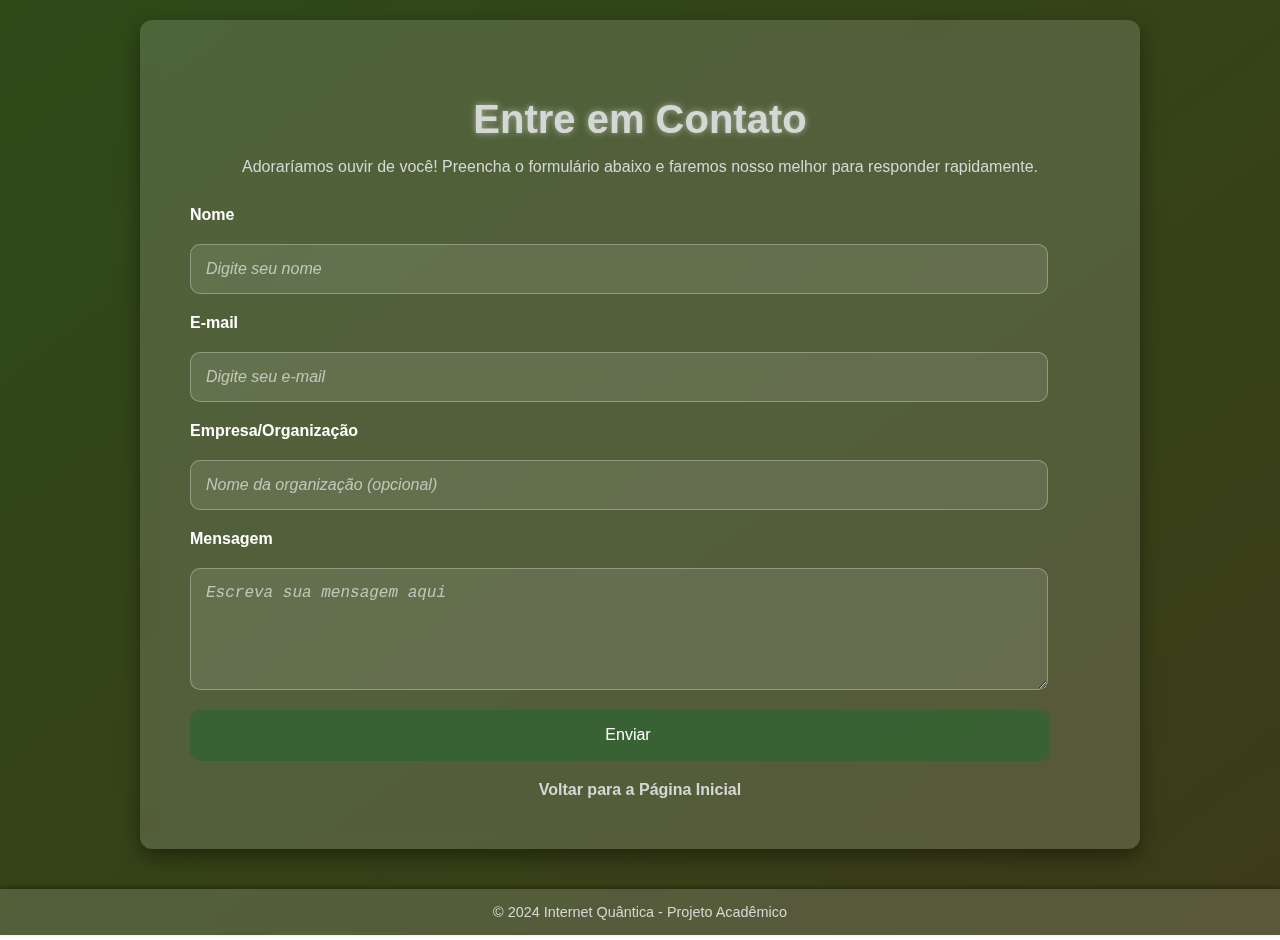
<file: Contatos.html>
<!DOCTYPE html>
<html lang="pt-BR">
  <head>
    <meta charset="UTF-8" />
    <meta name="viewport" content="width=device-width, initial-scale=1.0" />
    <title>Contato - Internet Quântica</title>
    <link rel="stylesheet" href="style3.css" />
    <link rel="shortcut icon" href="IMG/logo.png" type="image/x-icon">
    <script>
      document.addEventListener("DOMContentLoaded", () => {
        const form = document.querySelector(".contact-form");
        form.addEventListener("submit", (event) => {
          event.preventDefault(); // Impede o envio padrão do formulário
          
          // Exibe mensagem de sucesso
          const successMessage = document.createElement("p");
          successMessage.textContent = "Sua mensagem foi enviada com sucesso!";
          successMessage.classList.add("success-message");
          form.parentElement.insertBefore(successMessage, form);

          // Limpa os campos do formulário
          form.reset();

          // Remove a mensagem após alguns segundos
          setTimeout(() => {
            successMessage.remove();
          }, 3000);
        });
      });
    </script>
    <style>
      /* Estilo para a mensagem de sucesso */
      .success-message {
        margin-top: 20px;
        padding: 10px;
        background-color: #165224;
        color: #d7dfd9;
        border: 1px solid #c3e6cb;
        border-radius: 5px;
        text-align: center;
        font-size: 1.3rem;
      }
    </style>

  </head>
  <body>
    <main>
      <div class="contact-wrapper">
        <header class="contact-header">
          <h1>Entre em Contato</h1>
          <p>
            Adoraríamos ouvir de você! Preencha o formulário abaixo e faremos
            nosso melhor para responder rapidamente.
          </p>
        </header>

        <form class="contact-form" action="enviar.php" method="post">
          <label for="nome">Nome</label>
          <input
            type="text"
            id="nome"
            name="nome"
            placeholder="Digite seu nome"
            required
          />

          <label for="email">E-mail</label>
          <input
            type="email"
            id="email"
            name="email"
            placeholder="Digite seu e-mail"
            required
          />

          <label for="empresa">Empresa/Organização</label>
          <input
            type="text"
            id="empresa"
            name="empresa"
            placeholder="Nome da organização (opcional)"
          />

          <label class="mensagem" for="mensagem">Mensagem</label>
          <textarea
            id="mensagem"
            name="mensagem"
            rows="5"
            placeholder="Escreva sua mensagem aqui"
            required
          ></textarea>

          <button type="submit">ㅤ  Enviar</button>
        </form>

        <div class="back-home">
          <a href="Inicio.html">Voltar para a Página Inicial</a>
        </div>
      </div>
    </main>
    <footer>&copy; 2024 Internet Quântica - Projeto Acadêmico</footer>
  </body>
</html>
</file>
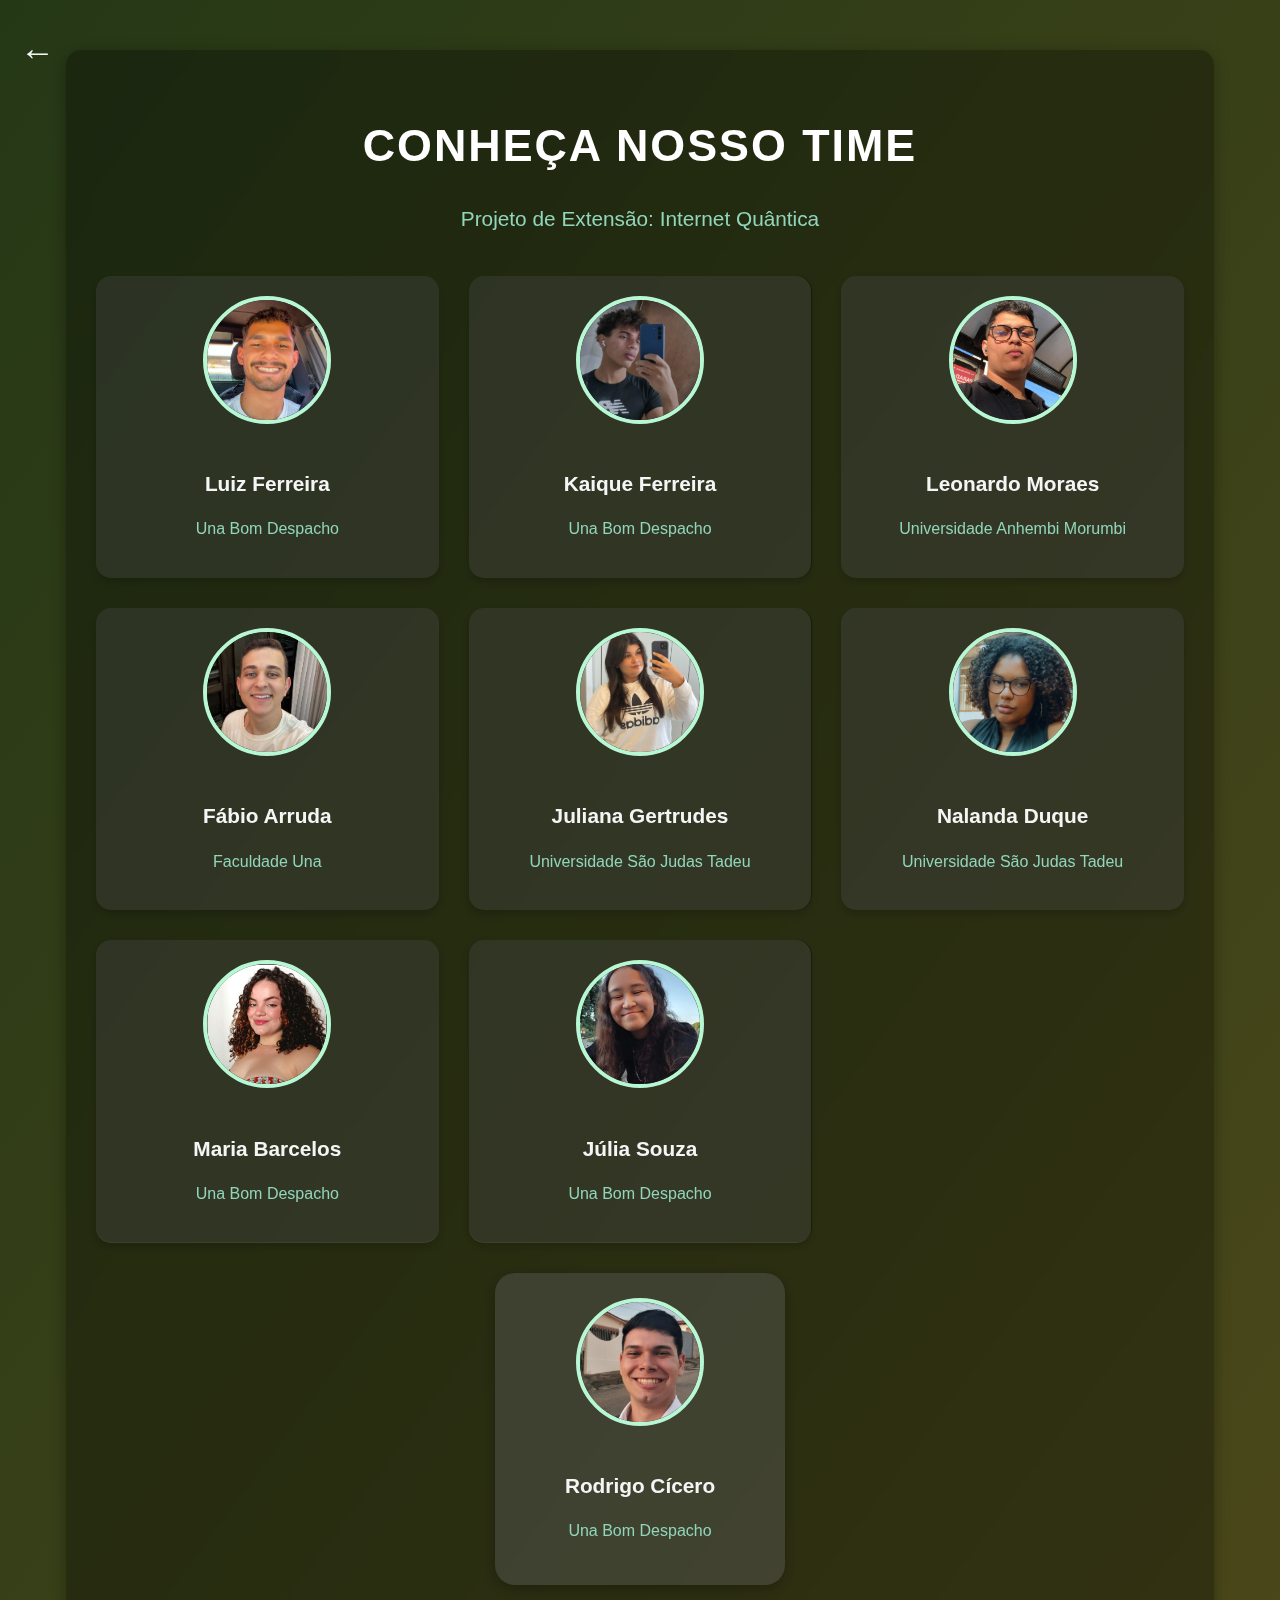
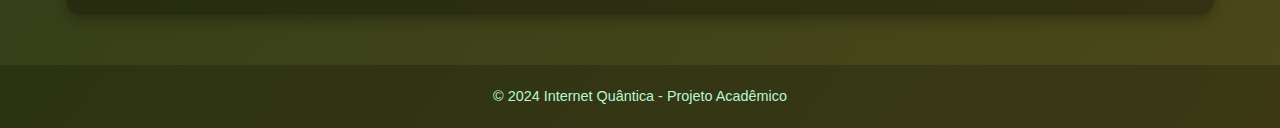
<file: Equipe.html>
<!DOCTYPE html>
<html lang="pt-BR">
  <head>
    <meta charset="UTF-8" />
    <meta name="viewport" content="width=device-width, initial-scale=1.0" />
    <title>Equipe - Internet Quântica</title>
    <link rel="stylesheet" href="style4.css" />
    <link rel="shortcut icon" href="IMG/logo.png" type="image/x-icon">
  
  </head>
  <body>
    <a href="Inicio.html" class="voltar"><span class="seta">←</span></a>

    <!-- Conteúdo Principal -->
    <main class="main-content">
      <article id="equipe">
        <header>
          <h1 class="titulo">Conheça Nosso Time</h1>
          <p class="instituicao">Projeto de Extensão: Internet Quântica</p>
        </header>

        <section class="team">
          <!-- Cada membro da equipe -->
          <div class="team-member">
            <img src="IMG/Luiz.jpg" alt="Membro 1" class="team-img" />
            <p class="name">Luiz Ferreira</p>
            <p class="role">Una Bom Despacho</p>
          </div>
          <div class="team-member">
            <img src="IMG/Kaique.jpg" alt="Membro 2" class="team-img" />
            <p class="name">Kaique Ferreira</p>
            <p class="role">Una Bom Despacho</p>
          </div>
          <div class="team-member">
            <img src="IMG/Leonardo.jpg" alt="Membro 3" class="team-img" />
            <p class="name">Leonardo Moraes</p>
            <p class="role">Universidade Anhembi Morumbi</p>
          </div>
          <div class="team-member">
            <img src="IMG/Fabio.jpg" alt="Membro 4" class="team-img" />
            <p class="name">Fábio Arruda</p>
            <p class="role">Faculdade Una</p>
          </div>
          <div class="team-member">
            <img src="IMG/Juliana.jpg" alt="Membro 5" class="team-img" />
            <p class="name">Juliana Gertrudes</p>
            <p class="role">Universidade São Judas Tadeu</p>
          </div>
          <div class="team-member">
            <img src="IMG/Nalanda.jpg" alt="Membro 6" class="team-img" />
            <p class="name">Nalanda Duque</p>
            <p class="role">Universidade São Judas Tadeu</p>
          </div>
          <div class="team-member">
            <img src="IMG/Maria.png" alt="Membro 7" class="team-img" />
            <p class="name">Maria Barcelos</p>
            <p class="role">Una Bom Despacho</p>
          </div>
          <div class="team-member">
            <img src="IMG/Julia.jpg" alt="Membro 8" class="team-img" />
            <p class="name">Júlia Souza</p>
            <p class="role">Una Bom Despacho</p>
          </div>
          <div class="team-memberU">
            <img src="IMG/Rodrigo.jpg" alt="Membro 9" class="team-img" />
            <p class="name">Rodrigo Cícero</p>
            <p class="role">Una Bom Despacho</p>
          </div>
        </section>
      </article>
    </main>

    <!-- Rodapé -->
    <footer>
      &copy; 2024 Internet Quântica - Projeto Acadêmico
    </footer>
  </body>
</html>
</file>
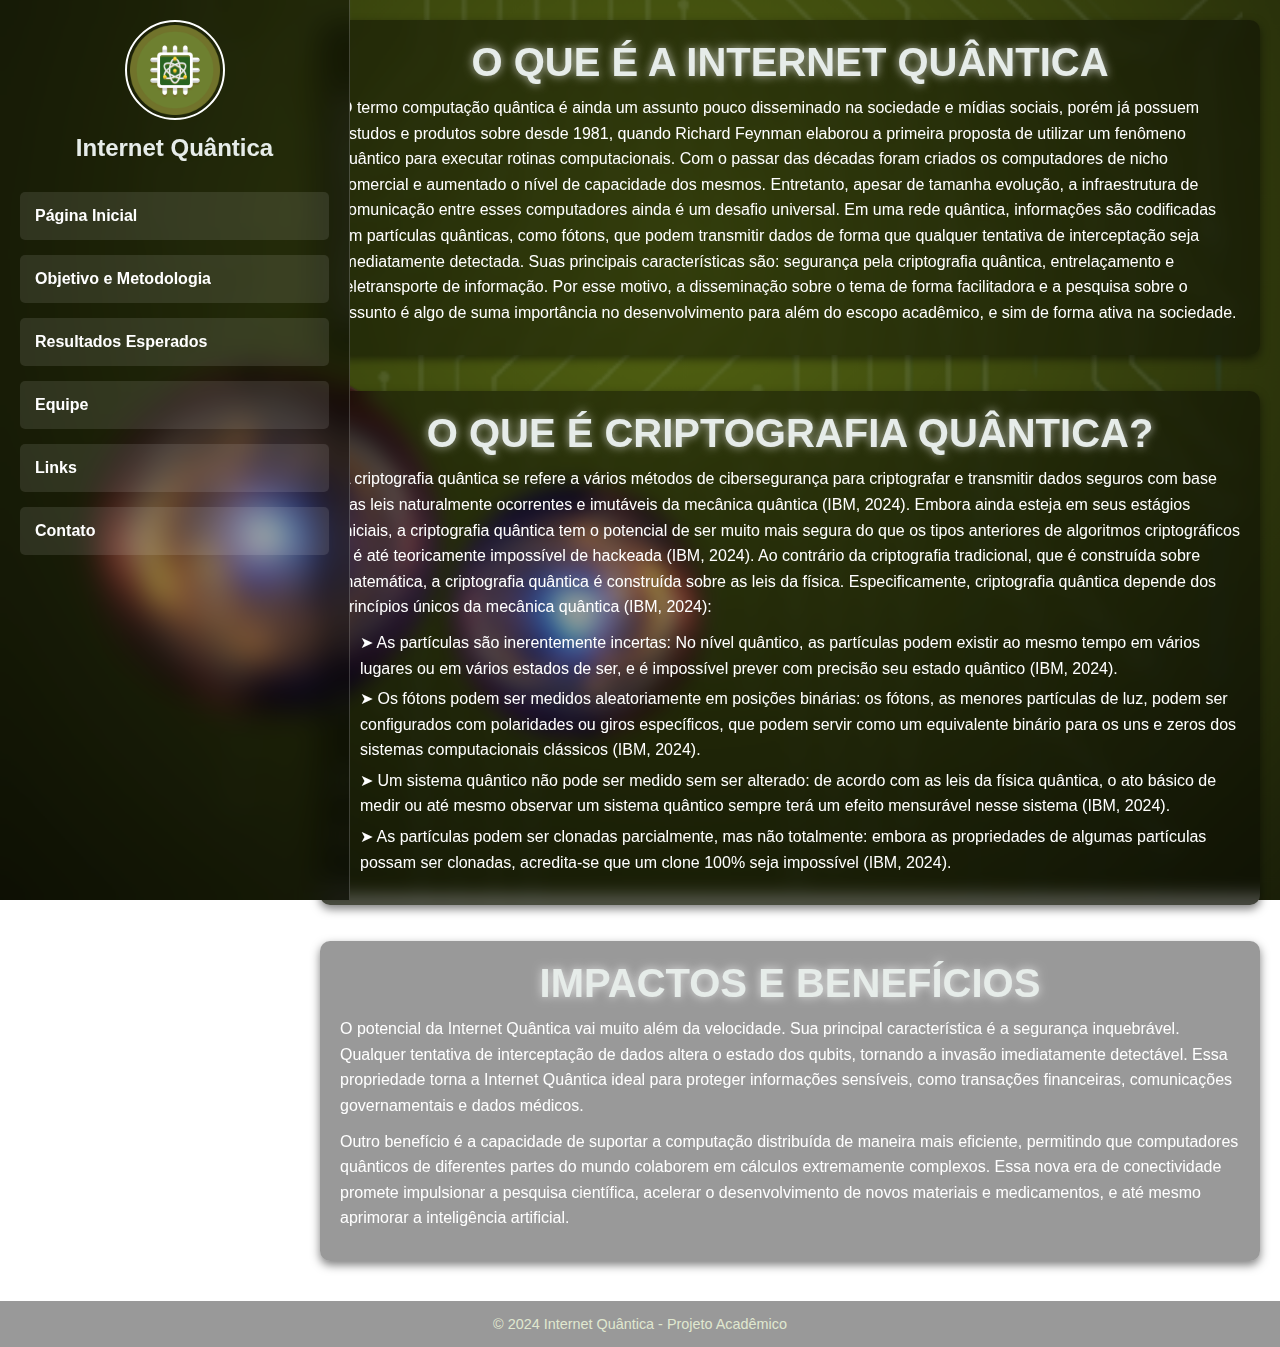
<file: Inicio.html>
<!DOCTYPE html>
<html lang="pt-BR">
  <head>
    <meta charset="UTF-8" />
    <meta name="viewport" content="width=device-width, initial-scale=1.0" />
    <title>Internet Quântica</title>
    <link rel="stylesheet" href="style.css" />
    <link rel="shortcut icon" href="IMG/logo.png" type="image/x-icon">
  </head>
  <body>
    <!-- Menu lateral com título e imagem -->
    <script>
      document
        .querySelector(".hamburger")
        .addEventListener("click", function () {
          document.querySelector(".side-menu").classList.toggle("open");
          this.classList.toggle("open");
        });
    </script>
    <aside class="side-menu">
      <div class="menu-header">
        <img src="IMG/logo.png" alt="Logo Internet Quântica" class="logo" />
        <h1>Internet Quântica</h1>
      </div>
      <nav>
        <a href="Inicio.html">Página Inicial</a>
        <a href="Objetivo.html">Objetivo e Metodologia</a>
        <a href="Resultados.html">Resultados Esperados</a>
        <a href="Equipe.html">Equipe</a>
        <a href="Links.html">Links</a>
        <a href="Contatos.html">Contato</a>
      </nav>
    </aside>

    <!-- Conteúdo principal -->
    <main>
      <article>
        <header>
          <div class="content-box">
            <h1 class="titulo">O Que é a Internet Quântica</h1>
            <p>
              O termo computação quântica é ainda um assunto pouco disseminado
              na sociedade e mídias sociais, porém já possuem estudos e produtos
              sobre desde 1981, quando Richard Feynman elaborou a primeira
              proposta de utilizar um fenômeno quântico para executar rotinas
              computacionais. Com o passar das décadas foram criados os
              computadores de nicho comercial e aumentado o nível de capacidade
              dos mesmos. Entretanto, apesar de tamanha evolução, a
              infraestrutura de comunicação entre esses computadores ainda é um
              desafio universal. Em uma rede quântica, informações são
              codificadas em partículas quânticas, como fótons, que podem
              transmitir dados de forma que qualquer tentativa de interceptação
              seja imediatamente detectada. Suas principais características são:
              segurança pela criptografia quântica, entrelaçamento e
              teletransporte de informação. Por esse motivo, a disseminação
              sobre o tema de forma facilitadora e a pesquisa sobre o assunto é
              algo de suma importância no desenvolvimento para além do escopo
              acadêmico, e sim de forma ativa na sociedade.
            </p>
          </div>
        </header>
        <br />
        <br />

        <section>
          <div class="content-box">
            <h2 class="titulo">O que é criptografia quântica?</h2>
            <p>
              A criptografia quântica se refere a vários métodos de
              cibersegurança para criptografar e transmitir dados seguros com
              base nas leis naturalmente ocorrentes e imutáveis da mecânica
              quântica (IBM, 2024). Embora ainda esteja em seus estágios
              iniciais, a criptografia quântica tem o potencial de ser muito
              mais segura do que os tipos anteriores de algoritmos
              criptográficos e é até teoricamente impossível de hackeada (IBM,
              2024). Ao contrário da criptografia tradicional, que é construída
              sobre matemática, a criptografia quântica é construída sobre as
              leis da física. Especificamente, criptografia quântica depende dos
              princípios únicos da mecânica quântica (IBM, 2024):
            </p>
            <ul>
              <li>
                ➤ As partículas são inerentemente incertas: No nível quântico,
                as partículas podem existir ao mesmo tempo em vários lugares ou
                em vários estados de ser, e é impossível prever com precisão seu
                estado quântico (IBM, 2024).
              </li>
              <li>
                ➤ Os fótons podem ser medidos aleatoriamente em posições
                binárias: os fótons, as menores partículas de luz, podem ser
                configurados com polaridades ou giros específicos, que podem
                servir como um equivalente binário para os uns e zeros dos
                sistemas computacionais clássicos (IBM, 2024).
              </li>
              <li>
                ➤ Um sistema quântico não pode ser medido sem ser alterado: de
                acordo com as leis da física quântica, o ato básico de medir ou
                até mesmo observar um sistema quântico sempre terá um efeito
                mensurável nesse sistema (IBM, 2024).
              </li>
              <li>
                ➤ As partículas podem ser clonadas parcialmente, mas não
                totalmente: embora as propriedades de algumas partículas possam
                ser clonadas, acredita-se que um clone 100% seja impossível
                (IBM, 2024).
              </li>
            </ul>
          </div>
        </section>
        <br />
        <br />
        <section>
          <div class="content-box">
            <h2 class="titulo">Impactos e Benefícios</h2>
            <p>
              O potencial da Internet Quântica vai muito além da velocidade. Sua
              principal característica é a segurança inquebrável. Qualquer
              tentativa de interceptação de dados altera o estado dos qubits,
              tornando a invasão imediatamente detectável. Essa propriedade
              torna a Internet Quântica ideal para proteger informações
              sensíveis, como transações financeiras, comunicações
              governamentais e dados médicos.
            </p>
            <p>
              Outro benefício é a capacidade de suportar a computação
              distribuída de maneira mais eficiente, permitindo que computadores
              quânticos de diferentes partes do mundo colaborem em cálculos
              extremamente complexos. Essa nova era de conectividade promete
              impulsionar a pesquisa científica, acelerar o desenvolvimento de
              novos materiais e medicamentos, e até mesmo aprimorar a
              inteligência artificial.
            </p>
          </div>
        </section>
      </article>
    </main>

    <!-- Rodapé -->
    <footer>&copy; 2024 Internet Quântica - Projeto Acadêmico</footer>
  </body>
</html>
</file>
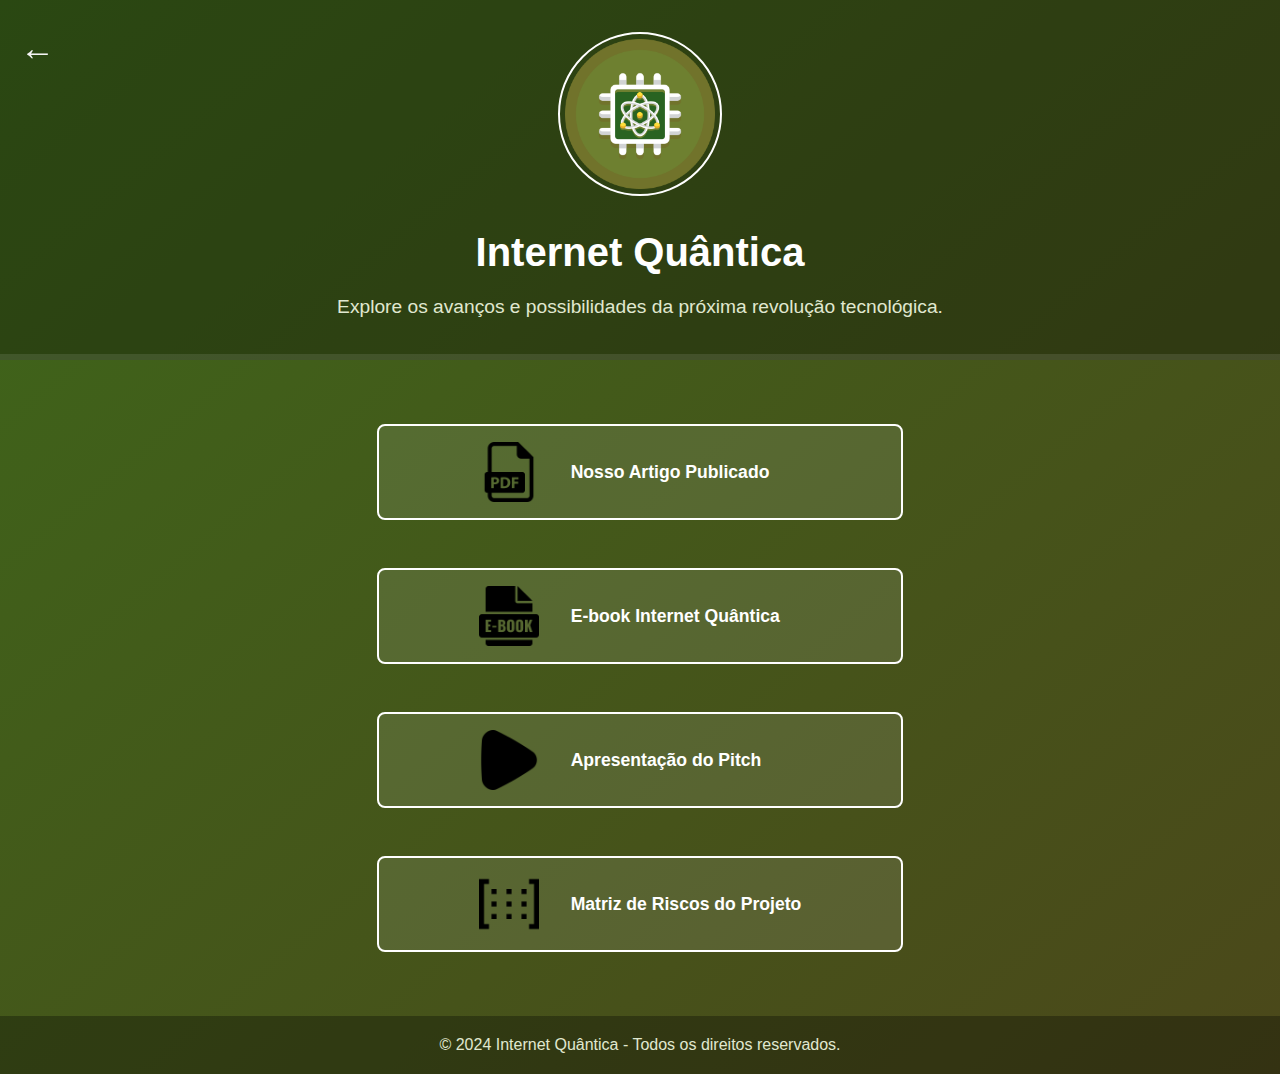
<file: Links.html>
<!DOCTYPE html>
<html lang="pt-BR">
<head>
  <meta charset="UTF-8">
  <meta name="viewport" content="width=device-width, initial-scale=1.0">
  <title>Internet Quântica</title>
  <link rel="stylesheet" href="style2.css">
  <link rel="shortcut icon" href="IMG/logo.png" type="image/x-icon">
</head>
<body>
  <a href="Inicio.html" class="voltar"><span class="seta">←</span></a>
  <!-- Cabeçalho -->
  <header class="header">
    <div class="container">
      <img src="IMG/logo.png" alt="Logo Internet Quântica" class="logo">
      <h1>Internet Quântica</h1>
      <p>Explore os avanços e possibilidades da próxima revolução tecnológica.</p>
    </div>
  </header>

  <!-- Navegação vertical com imagens -->
  <main class="main-content">
    <section class="link-section">
      <div class="link-item">
        <img src="IMG/Pdf.png" alt="Artigo 1" class="link-image">
        <a href="artigo1.html">Nosso Artigo Publicado</a>
      </div>
      <div class="link-item">
        <img src="IMG/e-book.png" alt="Artigo 2" class="link-image">
        <a href="artigo2.html">E-book Internet Quântica</a>
      </div>
      <div class="link-item">
        <img src="IMG/play.png" alt="Artigo 3" class="link-image">
        <a href="artigo3.html">Apresentação do Pitch</a>
      </div>
      <div class="link-item">
        <img src="IMG/matriz.png" alt="E-Book" class="link-image">
        <a href="ebook.html">Matriz de Riscos do Projeto</a>
      </div>
    </section>
  </main>

  <!-- Rodapé -->
  <footer class="footer">
    &copy; 2024 Internet Quântica - Todos os direitos reservados.
  </footer>
</body>
</html>
</file>
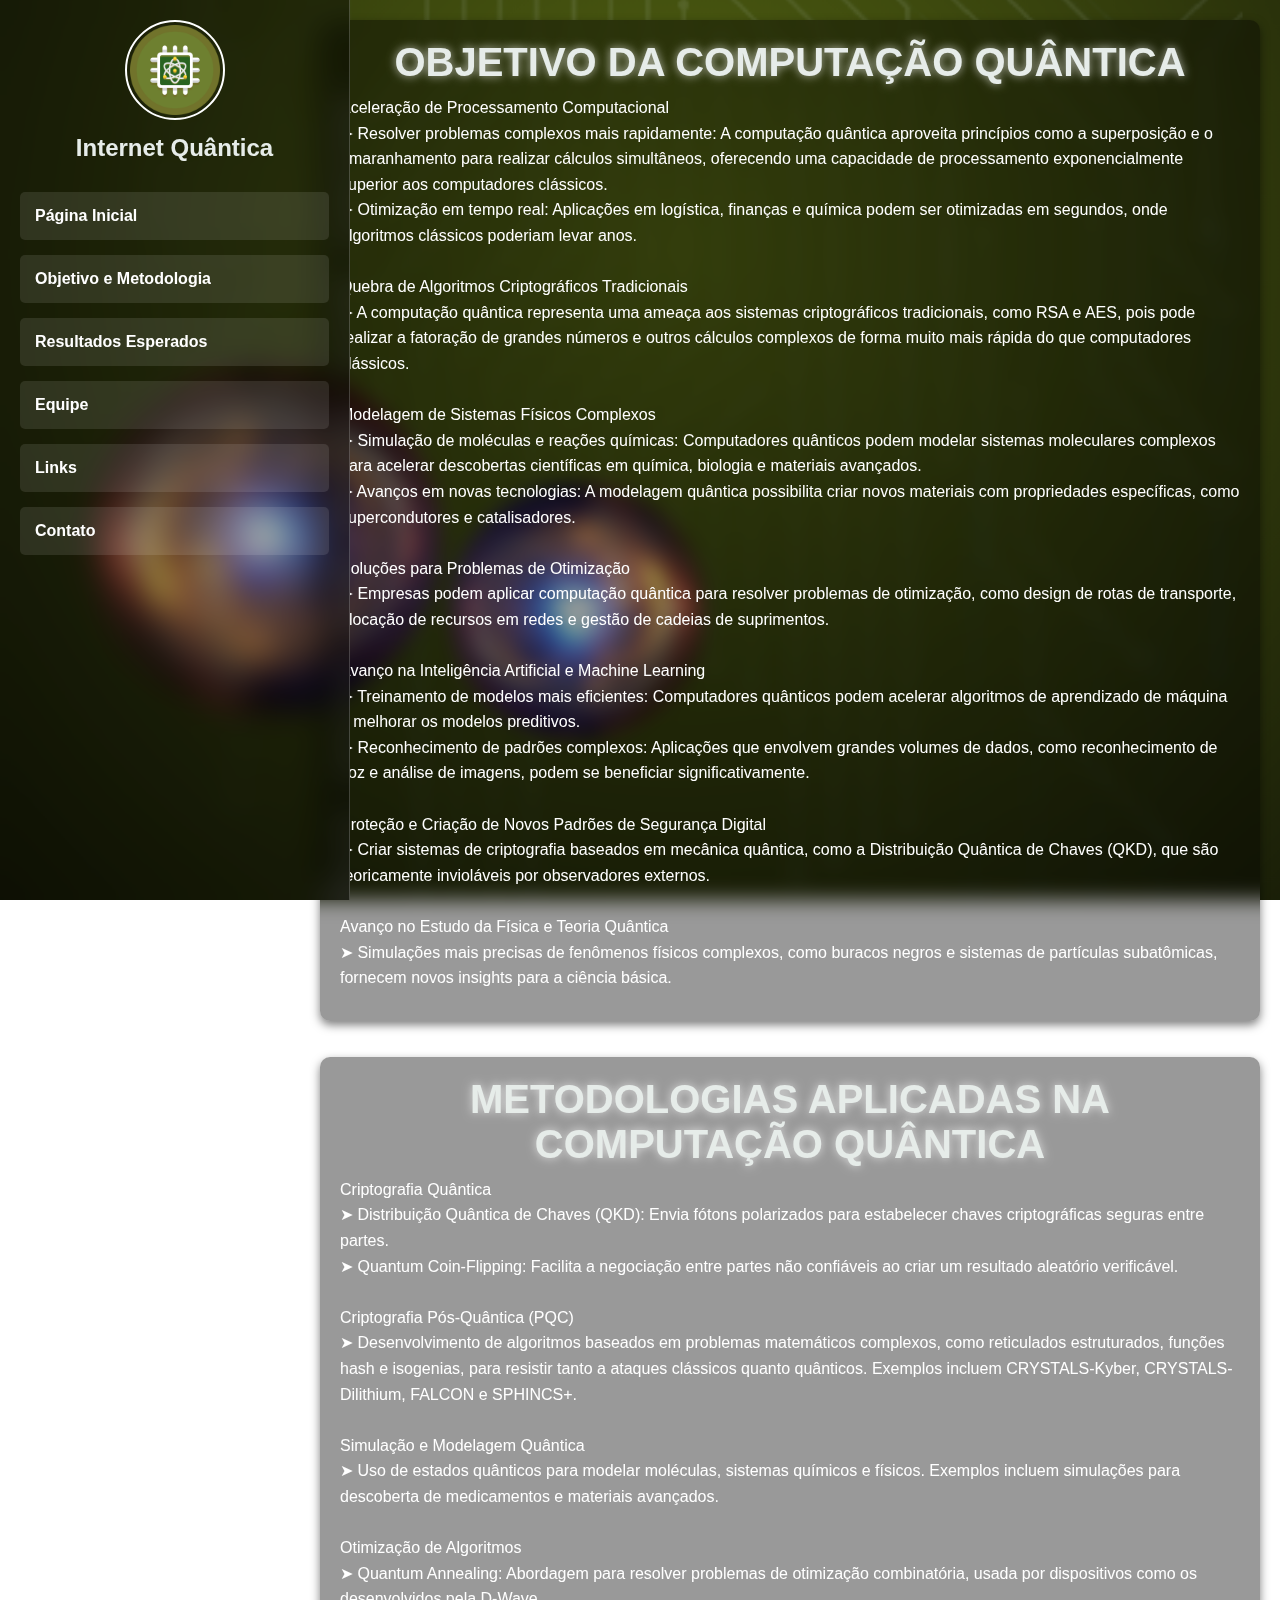
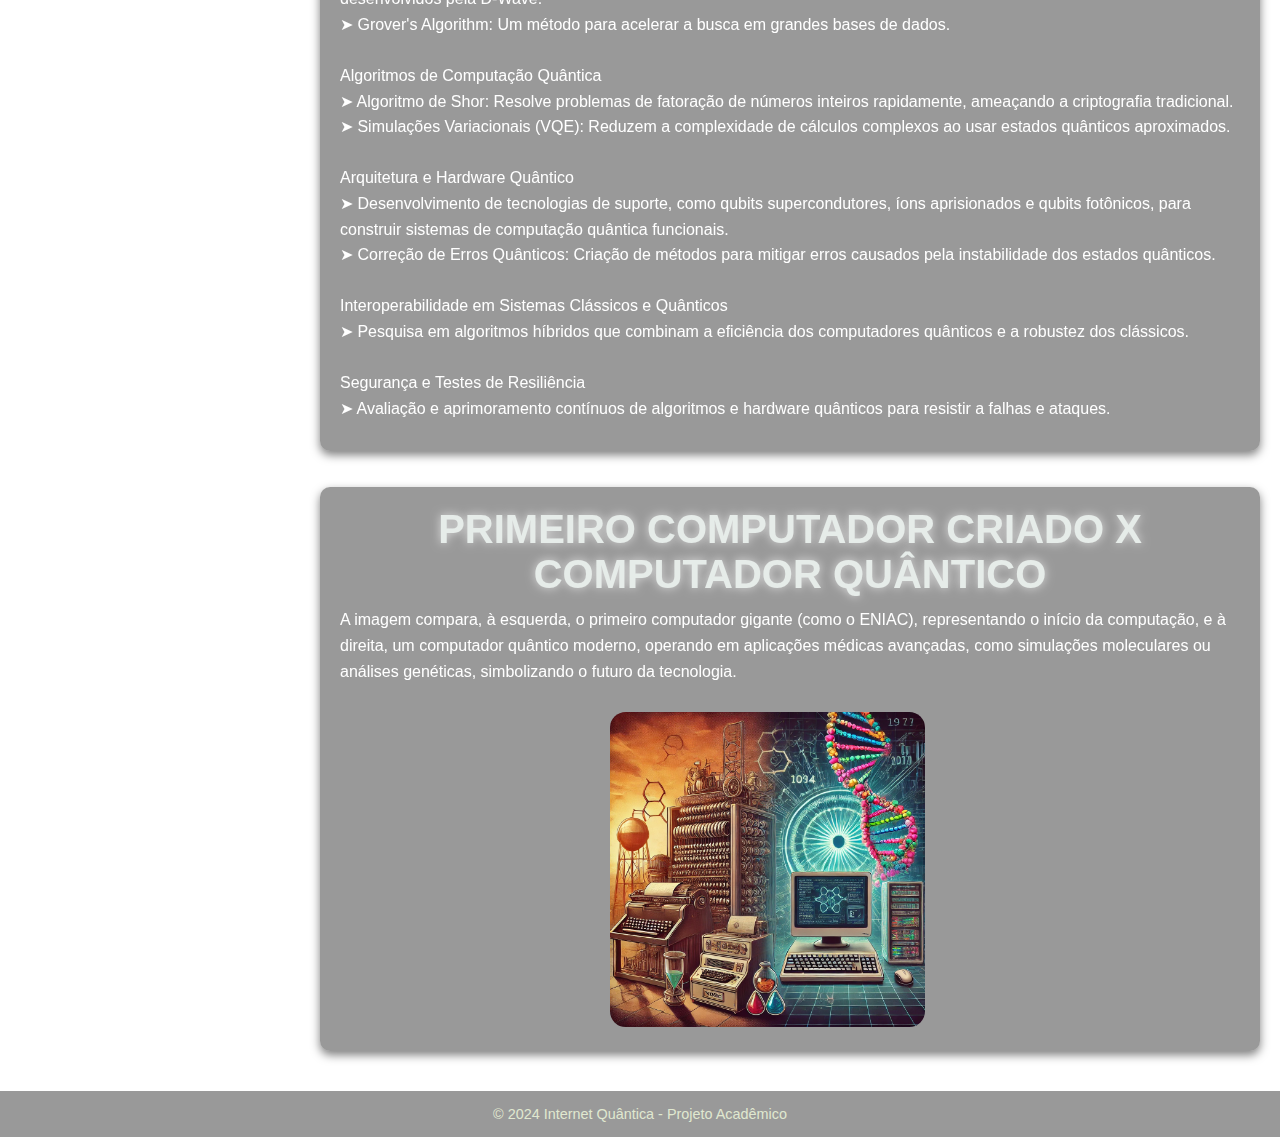
<file: Objetivo.html>
<!DOCTYPE html>
<html lang="pt-BR">
  <head>
    <meta charset="UTF-8" />
    <meta name="viewport" content="width=device-width, initial-scale=1.0" />
    <title>Internet Quântica</title>
    <link rel="stylesheet" href="style.css" />
    <link rel="shortcut icon" href="IMG/logo.png" type="image/x-icon">
  </head>
  <body>
    <!-- Menu lateral com título e imagem -->
    <aside class="side-menu">
      <div class="menu-header">
        <img src="IMG/logo.png" alt="Logo Internet Quântica" class="logo" />
        <h1>Internet Quântica</h1>
      </div>
      <nav>
        <a href="Inicio.html">Página Inicial</a>
        <a href="Objetivo.html">Objetivo e Metodologia</a>
        <a href="Resultados.html">Resultados Esperados</a>
        <a href="Equipe.html">Equipe</a>
        <a href="Links.html">Links</a>
        <a href="Contatos.html">Contato</a>
      </nav>
    </aside>

    <!-- Conteúdo principal -->
    <main>
      <article>
        <header>
          <div class="content-box">
            <h1 class="titulo">Objetivo da computação quântica</h1>
            <p>Aceleração de Processamento Computacional <br>

              ➤ Resolver problemas complexos mais rapidamente: A computação quântica aproveita princípios como a superposição e o emaranhamento para realizar cálculos simultâneos, oferecendo uma capacidade de processamento exponencialmente superior aos computadores clássicos.
            <br>
              ➤ Otimização em tempo real: Aplicações em logística, finanças e química podem ser otimizadas em segundos, onde algoritmos clássicos poderiam levar anos.
            <br> <br>
             Quebra de Algoritmos Criptográficos Tradicionais 
            <br>
              ➤ A computação quântica representa uma ameaça aos sistemas criptográficos tradicionais, como RSA e AES, pois pode realizar a fatoração de grandes números e outros cálculos complexos de forma muito mais rápida do que computadores clássicos.
            <br><br>
              Modelagem de Sistemas Físicos Complexos <br>
              ➤ Simulação de moléculas e reações químicas: Computadores quânticos podem modelar sistemas moleculares complexos para acelerar descobertas científicas em química, biologia e materiais avançados.
              <br>
              ➤ Avanços em novas tecnologias: A modelagem quântica possibilita criar novos materiais com propriedades específicas, como supercondutores e catalisadores.
              <br><br>
              Soluções para Problemas de Otimização <br>
              ➤ Empresas podem aplicar computação quântica para resolver problemas de otimização, como design de rotas de transporte, alocação de recursos em redes e gestão de cadeias de suprimentos.
             <br><br>
              Avanço na Inteligência Artificial e Machine Learning <br>
              ➤ Treinamento de modelos mais eficientes: Computadores quânticos podem acelerar algoritmos de aprendizado de máquina e melhorar os modelos preditivos.
              <br>
              ➤ Reconhecimento de padrões complexos: Aplicações que envolvem grandes volumes de dados, como reconhecimento de voz e análise de imagens, podem se beneficiar significativamente.
             <br><br>
              Proteção e Criação de Novos Padrões de Segurança Digital <br>
              ➤ Criar sistemas de criptografia baseados em mecânica quântica, como a Distribuição Quântica de Chaves (QKD), que são teoricamente invioláveis por observadores externos.
             <br><br>
              Avanço no Estudo da Física e Teoria Quântica <br>
              ➤ Simulações mais precisas de fenômenos físicos complexos, como buracos negros e sistemas de partículas subatômicas, fornecem novos insights para a ciência básica.  </p>
          </div>
        </header>
        <br>
        <br>

        <section>
          <div class="content-box">
            <h2 class="titulo">Metodologias Aplicadas na Computação Quântica</h2>
            <p>
              Criptografia Quântica <br>

              ➤ Distribuição Quântica de Chaves (QKD): Envia fótons polarizados para estabelecer chaves criptográficas seguras entre partes.
              <br>
              ➤ Quantum Coin-Flipping: Facilita a negociação entre partes não confiáveis ao criar um resultado aleatório verificável.
              <br><br>
              Criptografia Pós-Quântica (PQC) <br>
              ➤ Desenvolvimento de algoritmos baseados em problemas matemáticos complexos, como reticulados estruturados, funções hash e isogenias, para resistir tanto a ataques clássicos quanto quânticos. Exemplos incluem CRYSTALS-Kyber, CRYSTALS-Dilithium, FALCON e SPHINCS+.
              <br><br>
              Simulação e Modelagem Quântica <br>
              ➤ Uso de estados quânticos para modelar moléculas, sistemas químicos e físicos. Exemplos incluem simulações para descoberta de medicamentos e materiais avançados.
             <br><br>
              Otimização de Algoritmos <br>
              ➤ Quantum Annealing: Abordagem para resolver problemas de otimização combinatória, usada por dispositivos como os desenvolvidos pela D-Wave.
              <br>
              ➤ Grover's Algorithm: Um método para acelerar a busca em grandes bases de dados.
              <br><br>
              Algoritmos de Computação Quântica
              <br>
              ➤ Algoritmo de Shor: Resolve problemas de fatoração de números inteiros rapidamente, ameaçando a criptografia tradicional.
              <br>
              ➤ Simulações Variacionais (VQE): Reduzem a complexidade de cálculos complexos ao usar estados quânticos aproximados.
              <br><br>
              Arquitetura e Hardware Quântico
              <br>
              ➤ Desenvolvimento de tecnologias de suporte, como qubits supercondutores, íons aprisionados e qubits fotônicos, para construir sistemas de computação quântica funcionais.
              <br>
              ➤ Correção de Erros Quânticos: Criação de métodos para mitigar erros causados pela instabilidade dos estados quânticos.
              <br><br>
              Interoperabilidade em Sistemas Clássicos e Quânticos
              <br>
              ➤ Pesquisa em algoritmos híbridos que combinam a eficiência dos computadores quânticos e a robustez dos clássicos.
              <br><br>
              Segurança e Testes de Resiliência
              <br>
              ➤ Avaliação e aprimoramento contínuos de algoritmos e hardware quânticos para resistir a falhas e ataques.
           </p>
          </div>
        </section>
         <br>
         <br>
        <section>
          <div class="content-box">
            <h2 class="titulo">PRIMEIRO COMPUTADOR CRIADO x COMPUTADOR QUÂNTICO</h2>
            <p>
             A imagem compara, à esquerda, o primeiro computador gigante (como o ENIAC), representando o início da computação, e à direita, um computador quântico moderno, operando em aplicações médicas avançadas, como simulações moleculares ou análises genéticas, simbolizando o futuro da tecnologia.
            </p>
            <br>
            <img class="pcquantico" src="IMG/computador quantico.webp" alt="PRIMEIRO COMPUTADOR CRIADO x COMPUTADOR QUÂNTICO"/>
          </div>
        </section>
      </article>
    </main>

    <!-- Rodapé -->
    <footer>&copy; 2024 Internet Quântica - Projeto Acadêmico</footer>
  </body>
</html>
</file>
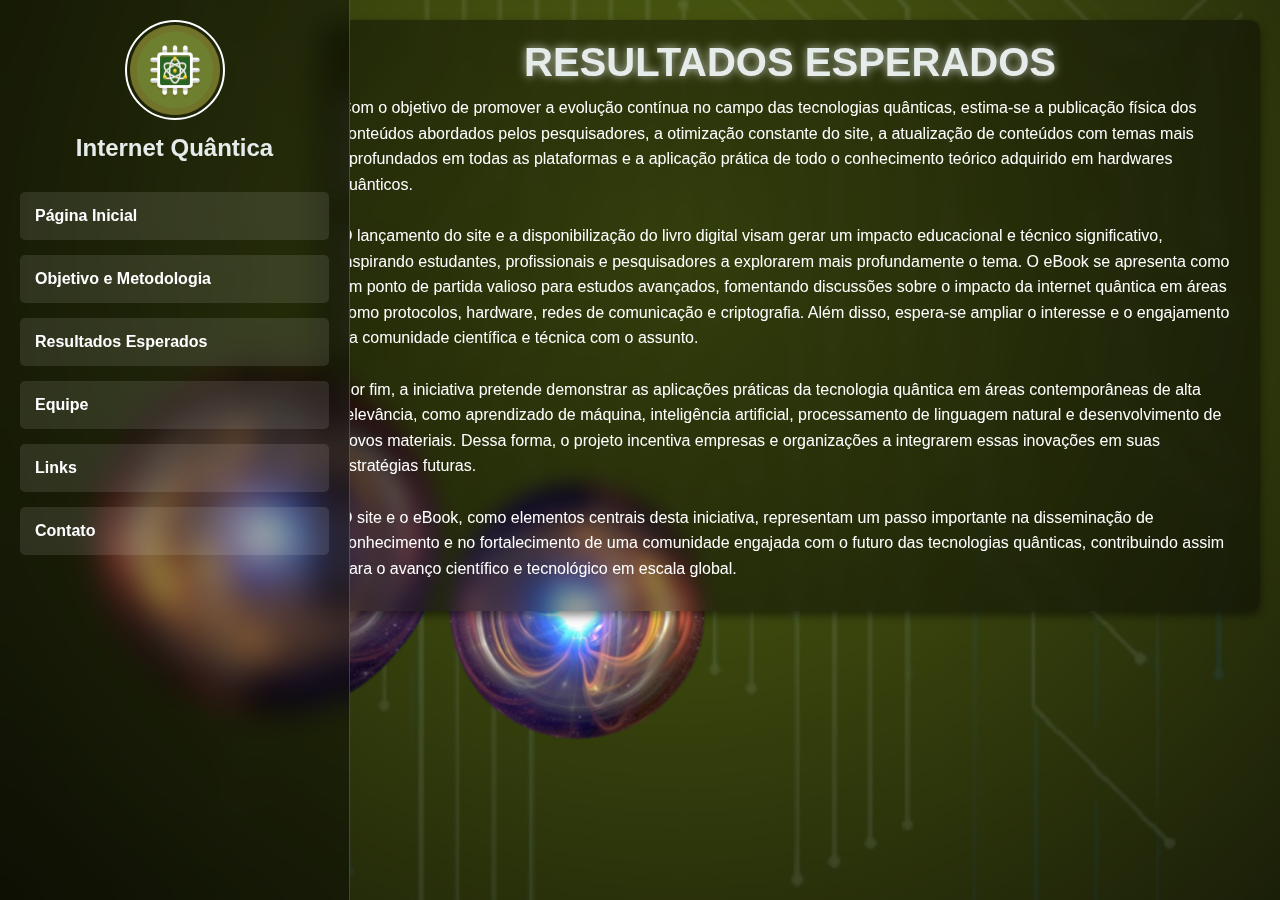
<file: Resultados.html>
<!DOCTYPE html>
<html lang="pt-BR">
  <head>
    <meta charset="UTF-8" />
    <meta name="viewport" content="width=device-width, initial-scale=1.0" />
    <title>Internet Quântica</title>
    <link rel="stylesheet" href="style.css" />
    <link rel="shortcut icon" href="IMG/logo.png" type="image/x-icon">
  </head>
  <body>
    <!-- Menu lateral com título e imagem -->
    <aside class="side-menu">
      <div class="menu-header">
        <img src="IMG/logo.png" alt="Logo Internet Quântica" class="logo" />
        <h1>Internet Quântica</h1>
      </div>
      <nav>
        <a href="Inicio.html">Página Inicial</a>
        <a href="Objetivo.html">Objetivo e Metodologia</a>
        <a href="Resultados.html">Resultados Esperados</a>
        <a href="Equipe.html">Equipe</a>
        <a href="Links.html">Links</a>
        <a href="Contatos.html">Contato</a>
      </nav>
    </aside>

    <!-- Conteúdo principal -->
    <main>
      <article>
        <header>
          <div class="content-box">
            <h1 class="titulo">Resultados Esperados</h1>
            <p>
              Com o objetivo de promover a evolução contínua no campo das
              tecnologias quânticas, estima-se a publicação física dos conteúdos
              abordados pelos pesquisadores, a otimização constante do site, a
              atualização de conteúdos com temas mais aprofundados em todas as
              plataformas e a aplicação prática de todo o conhecimento teórico
              adquirido em hardwares quânticos.
              <br /><br />
              O lançamento do site e a disponibilização do livro digital visam
              gerar um impacto educacional e técnico significativo, inspirando
              estudantes, profissionais e pesquisadores a explorarem mais
              profundamente o tema. O eBook se apresenta como um ponto de
              partida valioso para estudos avançados, fomentando discussões
              sobre o impacto da internet quântica em áreas como protocolos,
              hardware, redes de comunicação e criptografia. Além disso,
              espera-se ampliar o interesse e o engajamento da comunidade
              científica e técnica com o assunto.
              <br /><br />
              Por fim, a iniciativa pretende demonstrar as aplicações práticas
              da tecnologia quântica em áreas contemporâneas de alta relevância,
              como aprendizado de máquina, inteligência artificial,
              processamento de linguagem natural e desenvolvimento de novos
              materiais. Dessa forma, o projeto incentiva empresas e
              organizações a integrarem essas inovações em suas estratégias
              futuras.
              <br /><br />
              O site e o eBook, como elementos centrais desta iniciativa,
              representam um passo importante na disseminação de conhecimento e
              no fortalecimento de uma comunidade engajada com o futuro das
              tecnologias quânticas, contribuindo assim para o avanço científico
              e tecnológico em escala global.
            </p>
          </div>
        </header>
        <br />
        <br />
      </article>
    </main>

    <!-- Rodapé -->
  
  </body>
</html>
</file>
<file: style3.css>
/* Estilo geral */
body {
    margin: 0;
    font-family: "Lato", sans-serif;
    color: #ffffff; /* Branco puro para o texto */
    background: linear-gradient(to bottom right, #2e4a17, #3c3b18); /* Fundo mais escuro */
    display: flex;
    flex-direction: column;
    min-height: 100vh;
}

/* Paleta de cores */
:root {
    --cor-primaria: rgba(50, 100, 50, 0.8); /* Verde mais escuro e sutil */
    --cor-secundaria: #d4d8d4; /* Cinza claro para elementos secundários */
    --cor-hover: rgba(120, 200, 120, 0.8); /* Verde mais destacado ao passar o mouse */
    --cor-fundo-transparente: rgba(255, 255, 255, 0.15); /* Fundo translúcido mais escuro */
    --cor-destaque: #ffffff; /* Branco puro para elementos destacados */
}

/* Wrapper do conteúdo */
main {
    flex: 1;
    display: flex;
    justify-content: center;
    align-items: center;
    padding: 20px;
}



.contact-wrapper {
    width: 95%;
    max-width: 900px;
    background: var(--cor-fundo-transparente);
    padding: 50px;
    border-radius: 12px;
    box-shadow: 0 8px 20px rgba(0, 0, 0, 0.4); /* Sombra mais escura */
    text-align: center;
    backdrop-filter: blur(8px);
}

/* Cabeçalho */
.contact-header h1 {
    font-size: 2.5rem;
    color: var(--cor-secundaria);
    margin-bottom: 10px;
    text-shadow: 0 0 6px rgba(255, 255, 255, 0.5); /* Suavizado */
}

.contact-header p {
    font-size: 1rem;
    color: var(--cor-secundaria);
    margin-bottom: 30px;
}

/* Formulário */
.contact-form {
    display: flex;
    flex-direction: column;
    gap: 20px;
    padding-right: 40px;
}

.contact-form label {
    font-size: 1rem;
    font-weight: 600;
    text-align: left;
    color: var(--cor-destaque);
}

.contact-form input,
.contact-form textarea {
    width: 96%;
    padding: 15px;
    font-size: 1rem;
    border: 1px solid rgba(255, 255, 255, 0.3);
    border-radius: 10px;
    background: rgba(255, 255, 255, 0.1); /* Fundo mais translúcido */
    color: var(--cor-destaque);
    transition: all 0.3s ease;
}


.contact-form input:focus,
.contact-form textarea:focus {
    border-color: var(--cor-hover);
    outline: none;
    box-shadow: 0 0 10px rgba(120, 200, 120, 0.5);
}

.contact-form button {
    padding: 15px;
    font-size: 1rem;
    background: var(--cor-primaria);
    color: var(--cor-destaque);
    border: none;
    border-radius: 10px;
    cursor: pointer;
    transition: background-color 0.3s ease, transform 0.2s ease;
}

.contact-form button:hover {
    background: var(--cor-hover);
    transform: translateY(-2px);
}

/* Botão de voltar */
.back-home {
    margin-top: 20px;
}

.back-home a {
    text-decoration: none;
    color: var(--cor-secundaria);
    font-size: 1rem;
    font-weight: 600;
    transition: color 0.3s ease;
}

.back-home a:hover {
    color: var(--cor-hover);
    text-decoration: underline;
}


/* Rodapé */
footer {
    background: var(--cor-fundo-transparente);
    color: var(--cor-secundaria);
    text-align: center;
    padding: 15px;
    margin-top: 20px;
    font-size: 0.9rem;
    box-shadow: 0 -2px 5px rgba(0, 0, 0, 0.3); /* Sombra mais sutil */
    backdrop-filter: blur(5px);
}
/* Placeholder */
.contact-form input::placeholder,
.contact-form textarea::placeholder {
    color: rgba(255, 255, 255, 0.6); /* Branco translúcido */
    font-style: italic; /* Opcional: estilo para destacar */
    transition: color 0.3s ease; /* Animação ao alterar a cor */
}

.contact-form input:focus::placeholder,
.contact-form textarea:focus::placeholder {
    color: rgba(200, 255, 200, 0.8); /* Verde claro ao focar */
}
</file>
<file: style4.css>
/* Estilo Geral */
body {
  font-family: "Roboto", sans-serif;
  line-height: 1.6;
  background: linear-gradient(to bottom right, #253816, #4b481a);
  color: #f5f5f5;
  display: flex;
  flex-direction: column;
  align-items: center;
  justify-content: flex-start;
  min-height: 100vh;
  margin: 0;
}

/* Ícone de Voltar (sem ser um botão tradicional) */
.voltar {
  position: fixed;
  top: 20px;
  left: 20px;
  text-decoration: none;
  font-size: 2rem;
  color: #f5f5f5;
  background: none;
  transition: transform 0.3s ease, color 0.3s ease;
}

.seta {
  font-size: 35px;
  display: inline-block;
  transform: rotate(0deg);
  transition: transform 0.3s ease;
}

/* Efeito de animação para a seta */
.voltar:hover .seta {
  color: #b8f7d4;
  transform: rotate(-90deg); /* Girando a seta ao passar o mouse */
}

/* Conteúdo Principal */
.main-content {
  width: 85%;
  max-width: 1200px;
  padding: 30px;
  text-align: center;
  background: rgba(0, 0, 0, 0.3);
  backdrop-filter: blur(10px);
  border-radius: 15px;
  margin: 50px auto;
  box-shadow: 0 4px 15px rgba(0, 0, 0, 0.3);
}

/* Título e Instituição */
.titulo {
  font-size: 2.8rem;
  text-transform: uppercase;
  color: #ffffff;
  margin-bottom: 15px;
  letter-spacing: 2px;
}

.instituicao {
  font-size: 1.3rem;
  color: #91d5bb;
  margin-bottom: 30px;
}

/* Estilo da Equipe */
.team {
  display: grid;
  grid-template-columns: repeat(auto-fill, minmax(250px, 1fr));
  gap: 30px;
  margin-top: 40px;
  justify-content: center;
}

.team-member {
  background: rgba(255, 255, 255, 0.1);
  padding: 20px;
  border-radius: 15px;
  text-align: center;
  box-shadow: 0 4px 10px rgba(0, 0, 0, 0.2);
  backdrop-filter: blur(8px);
  transition: transform 0.3s ease, box-shadow 0.3s ease;
}

.team-member:hover {
  transform: scale(1.05);
  box-shadow: 0 6px 20px rgba(0, 0, 0, 0.4);
}
.team-memberU {
  background: rgba(255, 255, 255, 0.1);
  padding: 20px;
  border-radius: 15px;
  text-align: center;
  box-shadow: 0 4px 10px rgba(0, 0, 0, 0.2);
  backdrop-filter: blur(8px);
  transition: transform 0.3s ease, box-shadow 0.3s ease;
  grid-column: 1 / -1;
  justify-self: center;
  padding: 25px 70px;
  background: rgba(255, 255, 255, 0.15);
  border-radius: 20px;
  box-shadow: 0 4px 15px rgba(0, 0, 0, 0.3);
  text-align: center;
}

.team-memberU:hover {
  transform: scale(1.05);
  box-shadow: 0 6px 20px rgba(0, 0, 0, 0.5);
}

.team-img {
  width: 120px;
  height: 120px;
  border-radius: 50%;
  object-fit: cover;
  border: 4px solid #b8f7d4;
  margin-bottom: 15px;
}

.name {
  font-weight: bold;
  font-size: 1.3rem;
  margin-bottom: 5px;
  color: #f5f5f5;
}

.role {
  font-size: 1rem;
  color: #91d5bb;
}

/* Último Membro Centralizado */

/* Rodapé */
footer {
  background: rgba(0, 0, 0, 0.2);
  color: #b8f7d4;
  text-align: center;
  padding: 20px;
  width: 100%;
  margin-top: auto;
  font-size: 0.9rem;
}

/* Responsividade */
@media screen and (max-width: 768px) {
  .main-content {
    width: 95%;
  }

  .team {
    grid-template-columns: repeat(auto-fill, minmax(200px, 1fr));
  }

  .team-img {
    width: 100px;
    height: 100px;
  }

  .name {
    font-size: 1rem;
  }

  .role {
    font-size: 0.9rem;
  }
}
</file>
<file: style.css>
/* Estilo geral */
* {
  box-sizing: border-box;
  margin: 0;
  padding: 0;
  font-family: "Arial", sans-serif;
}

body {
  display: flex;
  flex-direction: column;
  font-family: "Lato", sans-serif;
  background: url("IMG/QUANTUM\ \(1\).png");
  background-size: cover;
  background-attachment: fixed;
  background-position: center;
  color: white; /* Cor clara para contraste com o fundo */
}

/* Paleta de cores */
:root {
  --cor-primaria: rgba(0, 100, 0, 0.6); /* Verde translúcido */
  --cor-secundaria: #e6ece9; /* branco vibrante */
  --cor-hover: rgba(177, 230, 177, 0.8); /* Verde mais claro no hover */
  --cor-fundo-transparente: rgba(0, 0, 0, 0.4); /* Fundo escuro translúcido */
  --cor-destaque: #feffff; /* branco vibrante para destaques */
}

/* Animações */
@keyframes gradient-animation {
  0% {
    background-position: 0% 50%;
  }
  50% {
    background-position: 100% 50%;
  }
  100% {
    background-position: 0% 50%;
  }
}

@keyframes fadeIn {
  0% {
    opacity: 0;
    transform: translateY(-20px);
  }
  100% {
    opacity: 1;
    transform: translateY(0);
  }
}

/* Menu lateral */
.side-menu {
  width: 300px;
  height: 100%;
  background: var(--cor-fundo-transparente); /* Fundo transparente escuro */
  backdrop-filter: blur(15px); /* Desfoque mais intenso */
  color: #ffffff;
  padding: 20px;
  display: flex;
  flex-direction: column;
  align-items: center;
  position: fixed; /* Necessário para o z-index funcionar */
  top: 0;
  left: 0;
  border-right: 1px solid rgba(255, 255, 255, 0.2);
  transition: all 0.3s ease;
  z-index: 10; /* Garantindo que o menu está acima do conteúdo principal */
}

.side-menu:hover {
  width: 350px;
}

.side-menu .menu-header {
  text-align: center;
  margin-bottom: 30px;
}

.side-menu .menu-header .logo {
  width: 100px;
  margin-bottom: 10px;
  border-radius: 50%;
  border: 2px solid var(--cor-destaque);
  transition: transform 0.5s ease, box-shadow 0.3s ease;
}

.side-menu .menu-header .logo:hover {
  transform: scale(1.2);
  box-shadow: 0 0 15px var(--cor-destaque);
}

.side-menu .menu-header h1 {
  font-size: 1.5rem;
  color: var(--cor-secundaria); /* Amarelo vibrante */
}

.side-menu nav {
  width: 100%;
  display: flex;
  flex-direction: column;
  gap: 15px;
}

.side-menu nav a {
  text-decoration: none;
  font-weight: bold;
  padding: 15px;
  text-align: left;
  color: #ffffff; /* Cor clara para contraste */
  border-radius: 5px;
  transition: all 0.3s ease;
  background: rgba(255, 255, 255, 0.1); /* Fundo verde translúcido */
}

.side-menu nav a:hover {
  background: var(--cor-hover);
  transform: scale(1.1);
  color: var(--cor-destaque);
  text-shadow: 0 0 15px var(--cor-destaque);
}

/* Conteúdo principal */
main {
  margin-left: 300px;
  padding: 20px;
  width: calc(100% - 300px);
  display: flex;
  flex-direction: column;
  gap: 20px;
  position: relative; /* Adicionado para evitar conflitos de empilhamento */
  z-index: 1; /* O texto ficará abaixo do menu */
}

.titulo {
  color: var(--cor-secundaria); /* Amarelo vibrante */
  text-transform: uppercase;
  margin-bottom: 10px;
  text-align: center;
  font-size: 2.5rem;
  text-shadow: 0 0 10px rgba(255, 255, 255, 0.7);
}

.content-box {
  background: var(--cor-fundo-transparente); /* Fundo escuro translúcido */
  padding: 20px;
  border-radius: 10px;
  box-shadow: 0 4px 10px rgba(0, 0, 0, 0.5); /* Sombra escura */
  backdrop-filter: blur(10px);
  opacity: 1; /* Texto sempre visível */
  transform: translateY(0);
  transition: all 0.3s ease-in-out;
}

.content-box p,
.content-box ul {
  margin: 10px 0;
  line-height: 1.6;
  color: white; /* Texto claro */
}

.content-box img {
  margin-left: 30%;
  width: 35%;
  height: 25%;
  border-radius: 5%;
  transition: transform 0.3s ease, box-shadow 0.3s ease;
}

.content-box img:hover {
  transform: scale(1.1);
  box-shadow: 0 6px 12px rgba(0, 0, 0, 0.3);
}

ul {
  list-style: disc;
  padding-left: 20px;
}

ul li {
  margin-bottom: 5px;
}

/* Rodapé */
footer {
  background: var(--cor-fundo-transparente); /* Fundo escuro translúcido */
  color: #e0e8d0;
  text-align: center;
  padding: 15px;
  margin-top: 20px;
  position: relative; /*Não fixado */
  font-size: 0.9rem;
}

/* Ajustes responsivos */
@media (max-width: 768px) {
  body {
    background-attachment: scroll;
  }

  /* Menu lateral no topo e visível somente ao clicar */
  .side-menu {
    width: 100%;
    height: auto;
    position: fixed;
    top: 0;
    left: 0;
    z-index: 20;
    transition: all 0.5s ease;
    visibility: hidden; /* Escondido por padrão */
    opacity: 0;
  }

  .side-menu.open {
    visibility: visible;
    opacity: 1;
  }

  .side-menu .menu-header h1 {
    font-size: 1.2rem;
  }

  .side-menu nav a {
    text-align: center;
    padding: 12px;
  }

  /* Conteúdo principal em telas menores */
  main {
    margin-left: 0;
    width: 100%;
    padding: 10px;
  }

  .content-box img {
    margin-left: 0;
    width: 80%;
    height: auto;
  }

  /* Adicionando um botão de hambúrguer para abrir o menu */
  .hamburger {
    display: block;
    position: absolute;
    top: 20px;
    left: 20px;
    z-index: 30;
    cursor: pointer;
    background-color: transparent;
    border: none;
  }

  .hamburger span {
    display: block;
    width: 30px;
    height: 4px;
    margin: 6px 0;
    background-color: white;
    transition: all 0.3s;
  }

  .hamburger.open span:nth-child(1) {
    transform: rotate(-45deg);
    position: relative;
    top: 8px;
  }

  .hamburger.open span:nth-child(2) {
    opacity: 0;
  }

  .hamburger.open span:nth-child(3) {
    transform: rotate(45deg);
    position: relative;
    top: -8px;
  }
}
</file>
<file: style2.css>
/* Estilo Geral */
body {
    margin: 0;
  font-family: Arial, sans-serif;
  line-height: 1.6;
  background: linear-gradient(135deg, rgba(0, 100, 0, 0.2), rgba(0, 0, 0, 0.6)), 
              url("IMG/fundo2.webp");
  background: linear-gradient(to bottom right, #3d671a, #4b481a);
  background-size: cover;
  background-blend-mode: overlay;
  color: white; /* Texto branco para contraste */
  margin: 0;
  font-family: Arial, sans-serif;
  line-height: 1.6;
  
  background-size: cover;
  color: white; /* Texto branco para contraste */
}

/* Ícone de Voltar (sem ser um botão tradicional) */
.voltar {
  position: fixed;
  top: 20px;
  left: 20px;
  text-decoration: none;
  font-size: 2rem;
  color: #f5f5f5;
  background: none;
  transition: transform 0.3s ease, color 0.3s ease;
}

.seta {
  font-size: 35px;
  display: inline-block;
  transform: rotate(0deg);
  transition: transform 0.3s ease;
}

/* Efeito de animação para a seta */
.voltar:hover .seta {
  color: #b8f7d4;
  transform: rotate(-90deg);  /* Girando a seta ao passar o mouse */
}

/* Cabeçalho */
.header {
  background: rgba(0, 0, 0, 0.3); /* Fundo escuro translúcido */
  color: white; /* Texto branco */
  text-align: center;
  padding: 2rem 1rem;
  border-bottom: 6px solid rgba(255, 255, 255, 0.1); /* Linha sutil */
}

.header .logo {
  width: 160px;
  margin-bottom: 1rem;
  border-radius: 50%;
  border: 2px solid white;
}

.header h1 {
  margin: 0;
  font-size: 2.5rem;
}

.header p {
  margin: 0.5rem 0 0;
  font-size: 1.2rem;
  color: #e0e8d0; /* Cinza claro */
}

/* Conteúdo principal */
.main-content {
  display: flex;
  justify-content: center;
  align-items: center;
  padding: 4rem;
}

.link-section {
  display: flex;
  flex-direction: column;
  gap: 3rem;
}

.link-item {
  border: 2px solid white;
  display: flex;
  align-items: center;
  background: rgba(255, 255, 255, 0.1); /* Fundo translúcido */
  border-radius: 8px;
  padding: 1rem;
  padding-left: 100px;
  padding-right: 100px;
  transition: transform 0.3s ease, background-color 0.3s ease;
}

.link-item:hover {
  transform: scale(1.05);
  background: rgba(177, 230, 177, 0.4); /* Verde claro no hover */
}

.link-image {
  width: 60px;
  height: 60px;
  margin-right: 2rem;
  
  
}

.link-item a {
  text-decoration: none;
  color: white; /* Texto branco */
  font-size: 1.1rem;
  font-weight: bold;
  transition: color 0.3s ease;
}

.link-item a:hover {
  color: #e0e8d0; /* Cinza claro */
}

/* Rodapé */
.footer {
  text-align: center;
  padding: 1rem;
  background: rgba(0, 0, 0, 0.3); /* Fundo escuro translúcido */
  color: #e0e8d0; /* Cinza claro */
}
</file>
